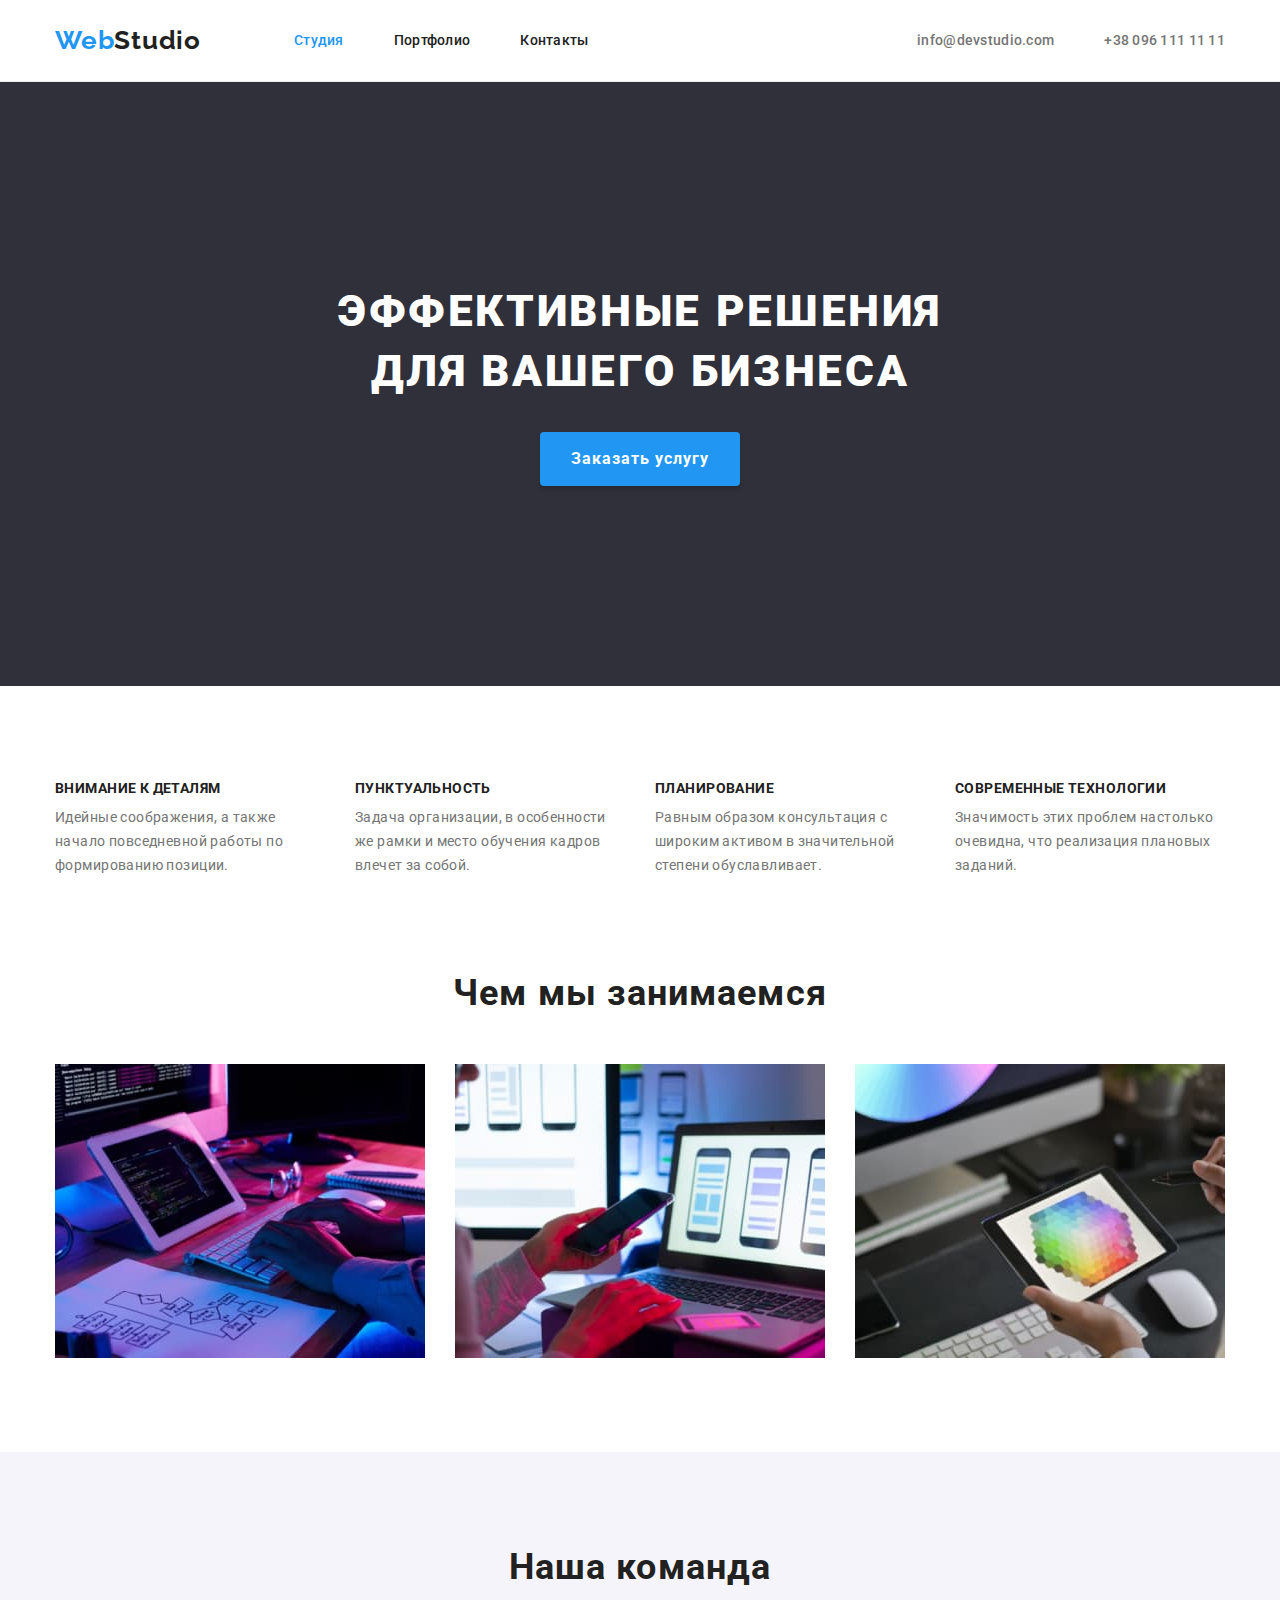
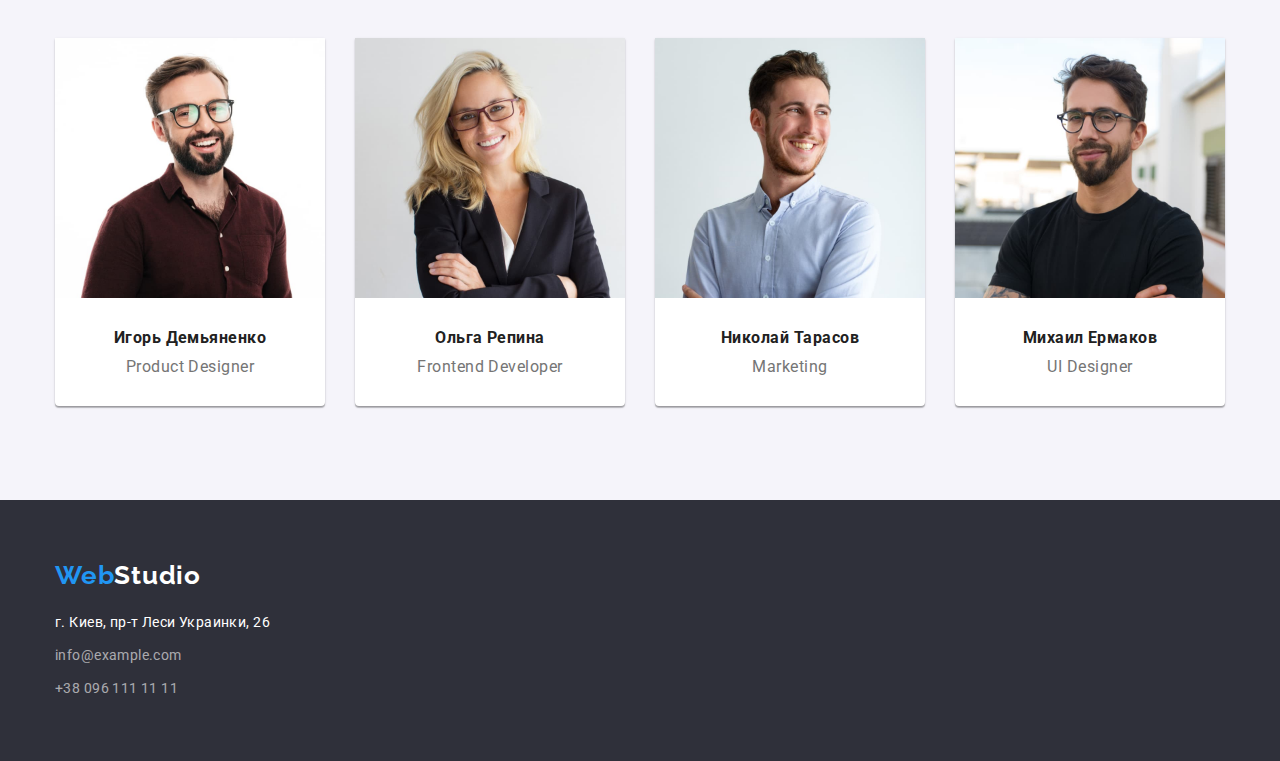
<file: index.html>
<!DOCTYPE html>
<html lang="ru">
<head>
    <meta charset="UTF-8">
    <meta http-equiv="X-UA-Compatible" content="IE=edge">
    <meta name="viewport" content="width=device-width, initial-scale=1.0">
    <title>Главная</title>
    <link rel="preconnect" href="https://fonts.googleapis.com">
    <link rel="preconnect" href="https://fonts.gstatic.com" crossorigin>
    <link href="https://fonts.googleapis.com/css2?family=Raleway:wght@700&family=Roboto:wght@400;500;700;900&display=swap"
        rel="stylesheet">
    <link rel="stylesheet" href="./css/modern-normalize.css">
    <link rel="stylesheet" href="./css/styles.css">
</head>
<body>
    <header class="header">
        <div class="container">
            <a href="./index.html" class="logo">Web<span lang="en" class="logo-dark">Studio</span></a>
            <nav>
                <ul class="sitenav">
                    <li class="sitenav-item">
                        <a href="#" class="sitenav-link current">Студия</a>
                    </li>
                    <li class="sitenav-item">
                        <a href="./portfolio.html" class="sitenav-link">Портфолио</a>
                    </li>
                    <li class="sitenav-item">
                        <a href="" class="sitenav-link">Контакты</a>
                    </li>
                </ul>
            </nav>
            <ul class="contacts">
                <li class="contacts-item">
                    <a href="mailto:info@devstudio.com" class="contacts-link">info@devstudio.com</a>
                </li>
                <li class="contacts-item">
                    <a href="tel:+380961111111" class="contacts-link">+38 096 111 11 11</a>
                </li>
            </ul>
        </div>
    </header>
    <main>
        <!--Шапка-->
        <section class="hero">
            <div class="container">
                <h1 class="hero-title">Эффективные решения для вашего бизнеса</h1>
                <button type="button" class="hero-button">Заказать услугу</button>
            </div>
        </section>
        <!-- Особенности -->
        <section class="section">
            <div class="container">
                <h2 class="section-title visually-hidden">Особенности</h2>
                <ul class="features">
                    <li class="features-item">
                        <h3 class="features-title">Внимание к деталям</h3>
                        <p class="features-text">Идейные соображения, а также начало повседневной работы по формированию позиции.</p>
                    </li>
                    <li class="features-item">
                        <h3 class="features-title">Пунктуальность</h3>
                        <p class="features-text">Задача организации, в особенности же рамки и место обучения кадров влечет за собой.</p>
                    </li>
                    <li class="features-item">
                        <h3 class="features-title">Планирование</h3>
                        <p class="features-text">Равным образом консультация с широким активом в значительной степени обуславливает.</p>
                    </li>
                    <li class="features-item">
                        <h3 class="features-title">Современные технологии</h3>
                        <p class="features-text">Значимость этих проблем настолько очевидна, что реализация плановых заданий.</p>
                    </li>
                </ul>
            </div>
        </section>
        <!-- Чем мы занимаемся -->
        <section class="section about-section">
            <div class="container">
                <h2 class="section-title">Чем мы занимаемся</h2>
                <ul class="about">
                    <li class="about-item">
                        <img src="./images/box1.jpg"
                            alt="Разработка вэб приложений. Сотрудник набирает код на клавиатуре, основываясь на блок-схеме, которая расположена на столе возле него. "
                            width="370" height="294">
                    </li>
                    <li class="about-item">
                        <img src="./images/box2.jpg"
                            alt="Разработка мобильных приложений. Сотрудник производит сравнение макета с приложением на мобильном телефоне."
                            width="370" height="294">
                    </li>
                    <li class="about-item">
                        <img src="./images/box3.jpg"
                            alt="Разработка дизайна. Сострудник с помощью планшета выбирается будующий цвет и оттенок. " width="370"
                            height="294">
                    </li>
                </ul>
            </div>
        </section>
        <!-- Наша команда -->
        <section class="section team-section">
            <div class="container">
                <h2 class="section-title">Наша команда</h2>
                <ul class="team">
                    <li class="team-item">
                        <img src="./images/card1.jpg" alt="Фото Игоря" width="270" height="260">
                        <div class="team-post-image">
                            <h3 class="team-title">Игорь Демьяненко</h3>
                            <p class="team-text">Product Designer</p>
                        </div>
                    </li>
                    <li class="team-item">
                        <img src="./images/card2.jpg" alt="Фото Игоря" width="270" height="260">
                        <div class="team-post-image">
                            <h3 class="team-title">Ольга Репина</h3>
                            <p class="team-text">Frontend Developer</p>
                        </div>
                    </li>
                    <li class="team-item">
                        <img src="./images/card3.jpg" alt="Фото Игоря" width="270" height="260">
                        <div class="team-post-image">
                            <h3 class="team-title">Николай Тарасов</h3>
                            <p class="team-text">Marketing</p>
                        </div>
                    </li>
                    <li class="team-item">
                        <img src="./images/card4.jpg" alt="Фото Игоря" width="270" height="260">
                        <div class="team-post-image">
                            <h3 class="team-title">Михаил Ермаков</h3>
                            <p class="team-text">UI Designer</p>
                        </div>
                    </li>
                </ul>
            </div>
        </section>
    </main>
    <footer class="footer">
        <div class="container">
            <a href="./index.html" class="logo">Web<span lang="en" class="logo-light">Studio</span></a>
            <address>
                <ul class="address">
                    <li class="address-item">
                        <a href="https://goo.gl/maps/Sd4Lendt8BvaJmYn8" target="_blank" class="address-link">г. Киев, пр-т Леси
                            Украинки, 26</a>
                    </li>
                    <li class="address-item">
                        <a href="mailto:info@example.com" class="address-link">info@example.com</a>
                    </li>
                    <li class="address-item">
                        <a href="tel:+380961111111" class="address-link">+38 096 111 11 11</a>
                    </li>
                </ul>
            </address>
        </div>
    </footer>
</body>
</html>
</file>
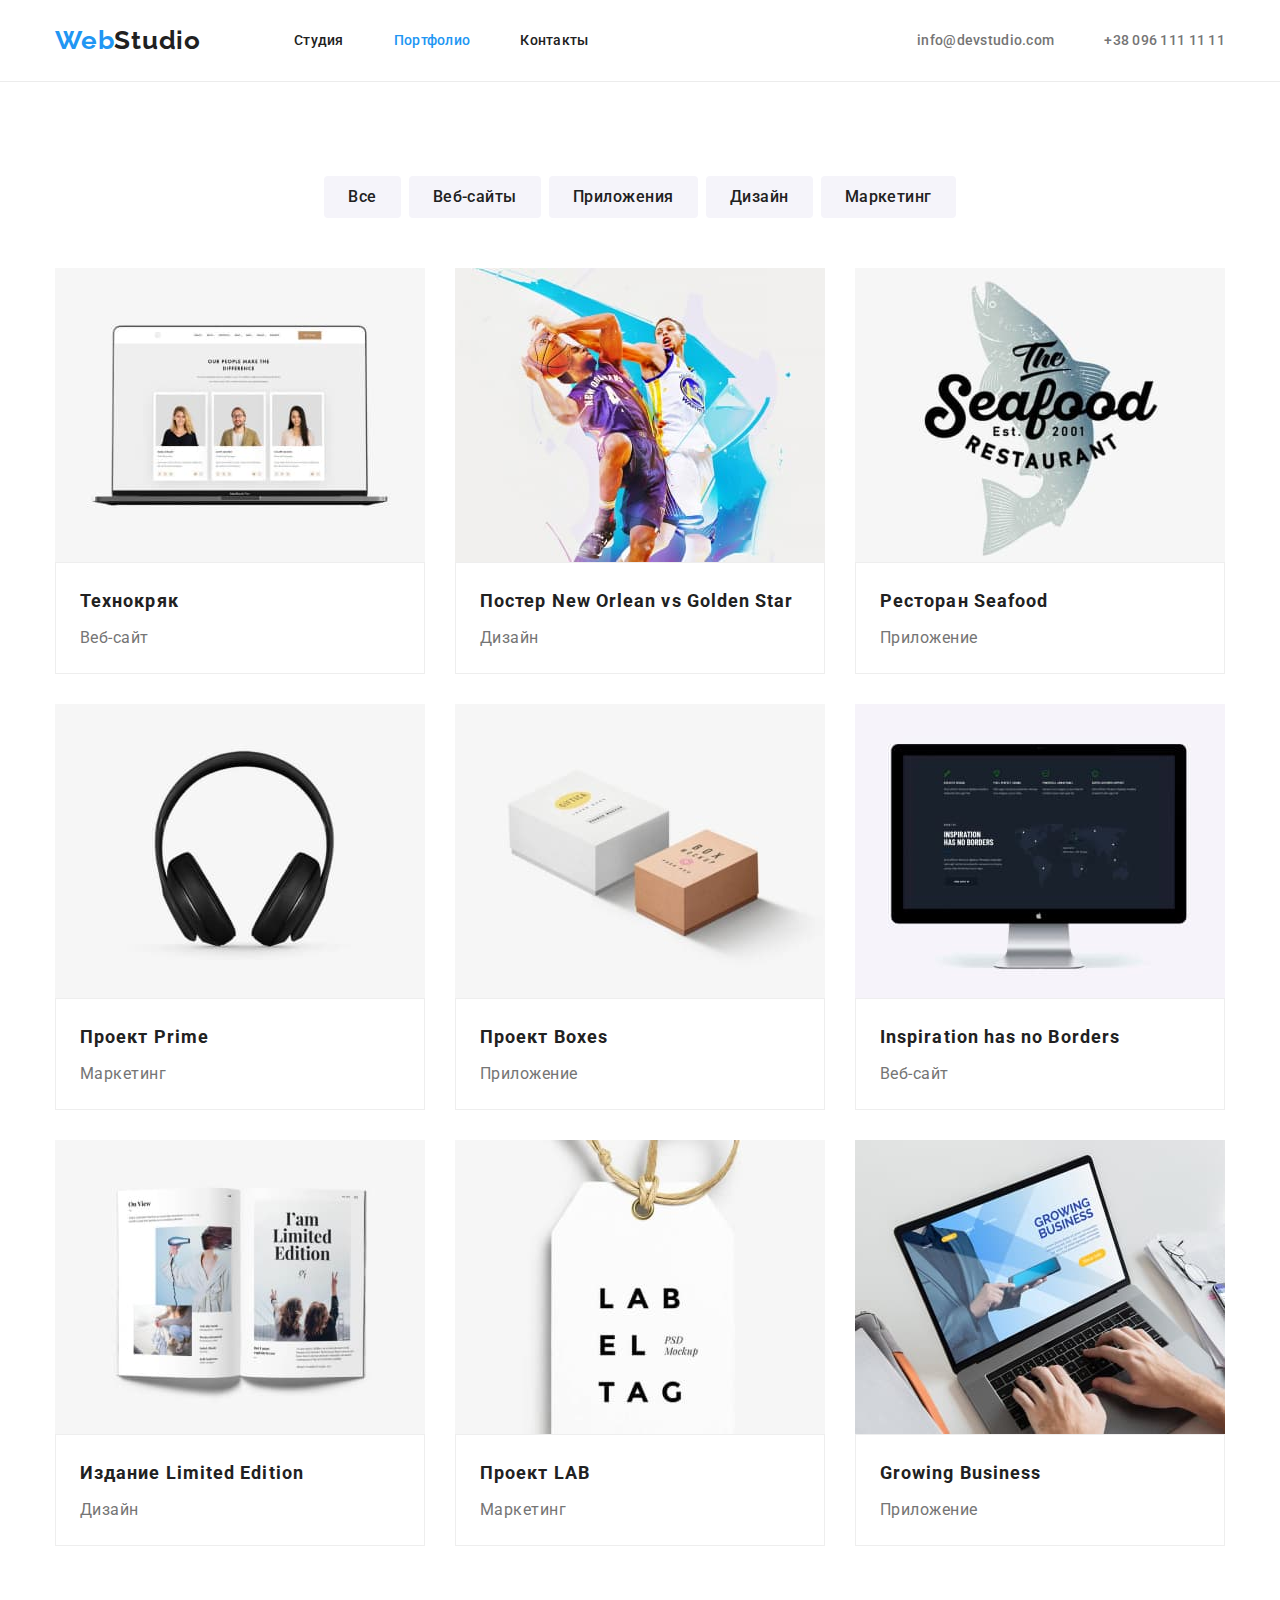
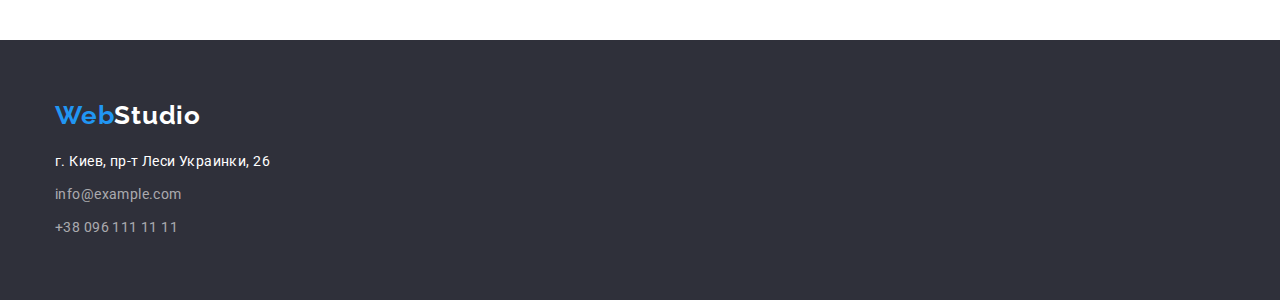
<file: portfolio.html>
<!DOCTYPE html>
<html lang="ru">
<head>
    <meta charset="UTF-8">
    <meta http-equiv="X-UA-Compatible" content="IE=edge">
    <meta name="viewport" content="width=device-width, initial-scale=1.0">
    <title>Портфолио</title>
    <link rel="preconnect" href="https://fonts.googleapis.com">
    <link rel="preconnect" href="https://fonts.gstatic.com" crossorigin>
    <link href="https://fonts.googleapis.com/css2?family=Raleway:wght@700&family=Roboto:wght@400;500;700;900&display=swap"
        rel="stylesheet">
    <link rel="stylesheet" href="./css/modern-normalize.css">    
    <link rel="stylesheet" href="./css/styles.css">
</head>
<body>
    <header class="header">
        <div class="container">
            <a href="./index.html" class="logo">Web<span lang="en" class="logo-dark">Studio</span></a>
            <nav>
                <ul class="sitenav">
                    <li class="sitenav-item">
                        <a href="./index.html" class="sitenav-link">Студия</a>
                    </li>
                    <li class="sitenav-item">
                        <a href="#" class="sitenav-link  current">Портфолио</a>
                    </li>
                    <li class="sitenav-item">
                        <a href="" class="sitenav-link">Контакты</a>
                    </li>
                </ul>
            </nav>
            <ul class="contacts">
                <li class="contacts-item">
                    <a href="mailto:info@devstudio.com" class="contacts-link">info@devstudio.com</a>
                </li>
                <li class="contacts-item">
                    <a href="tel:+380961111111" class="contacts-link">+38 096 111 11 11</a>
                </li>
            </ul>
        </div>
    </header>
    <main>
        <section class="section">
            <div class="container">
                <h1 class="section-title visually-hidden">Портфолио</h1>
                <ul class="filter">
                    <li class="filter-item"><button type="button" class="filter-button">Все</button></li>
                    <li class="filter-item"><button type="button" class="filter-button">Веб-сайты</button></li>
                    <li class="filter-item"><button type="button" class="filter-button">Приложения</button></li>
                    <li class="filter-item"><button type="button" class="filter-button">Дизайн</button></li>
                    <li class="filter-item"><button type="button" class="filter-button">Маркетинг</button></li>
                </ul>
                <ul class="portfolio">
                    <li class="portfolio-item">
                        <img src="./images/port1.jpg" alt="Визуализация сайта Технокряк" width="370" height="294">
                        <div class="portfolio-post-image">
                            <h2 class="portfolio-title">Технокряк</h2>
                            <p class="portfolio-text">Веб-сайт</p>
                        </div>
                    </li>
                    <li class="portfolio-item">
                        <img src="./images/port2.jpg" alt="Визуализация дизайна постера нью орлеан против голдэн стар" width="370"
                            height="294">
                        <div class="portfolio-post-image">
                            <h2 class="portfolio-title">Постер New Orlean vs Golden Star</h2>
                            <p class="portfolio-text">Дизайн</p>
                        </div>
                    </li>
                    <li class="portfolio-item">
                        <img src="./images/port3.jpg" alt="Визуализация приложения ресторана сифуд" width="370" height="294">
                        <div class="portfolio-post-image">
                            <h2 class="portfolio-title">Ресторан Seafood</h2>
                            <p class="portfolio-text">Приложение</p>
                        </div>
                    </li>
                    <li class="portfolio-item">
                        <img src="./images/port4.jpg" alt="Визуализация маркетинга проекта прайм" width="370" height="294">
                        <div class="portfolio-post-image">
                            <h2 class="portfolio-title">Проект Prime</h2>
                            <p class="portfolio-text">Маркетинг</p>
                        </div>
                    </li>
                    <li class="portfolio-item">
                        <img src="./images/port5.jpg" alt="Визуализация приложения проекта боксэс" width="370" height="294">
                        <div class="portfolio-post-image">
                            <h2 class="portfolio-title">Проект Boxes</h2>
                            <p class="portfolio-text">Приложение</p>
                        </div>
                    </li>
                    <li class="portfolio-item">
                        <img src="./images/port6.jpg" alt="Визуализация сайта инспирэйшн хэс ноу бордэрс" width="370" height="294">
                        <div class="portfolio-post-image">
                            <h2 class="portfolio-title">Inspiration has no Borders</h2>
                            <p class="portfolio-text">Веб-сайт</p>
                        </div>
                    </li>
                    <li class="portfolio-item">
                        <img src="./images/port7.jpg" alt="Визуализация дизайна издания лимитэд эдишн" width="370" height="294">
                        <div class="portfolio-post-image">
                            <h2 class="portfolio-title">Издание Limited Edition</h2>
                            <p class="portfolio-text">Дизайн</p>
                        </div>
                    </li>
                    <li class="portfolio-item">
                        <img src="./images/port8.jpg" alt="Визуализация маркетинга проекта лаб" width="370" height="294">
                        <div class="portfolio-post-image">
                            <h2 class="portfolio-title">Проект LAB</h2>
                            <p class="portfolio-text">Маркетинг</p>
                        </div>
                    </li>
                    <li class="portfolio-item">
                        <img src="./images/port9.jpg" alt="Визуализация приложения гровинг бизинэс" width="370" height="294">
                        <div class="portfolio-post-image">
                            <h2 class="portfolio-title">Growing Business</h2>
                            <p class="portfolio-text">Приложение</p>
                        </div>
                    </li>
                </ul>
            </div>
        </section>
    </main>
    <footer class="footer">
        <div class="container">
            <a href="./index.html" class="logo">Web<span lang="en" class="logo-light">Studio</span></a>
            <address>
                <ul class="address">
                    <li class="address-item">
                        <a href="https://goo.gl/maps/Sd4Lendt8BvaJmYn8" target="_blank" class="address-link">г. Киев, пр-т Леси
                            Украинки, 26</a>
                    </li>
                    <li class="address-item">
                        <a href="mailto:info@example.com" class="address-link">info@example.com</a>
                    </li>
                    <li class="address-item">
                        <a href="tel:+380961111111" class="address-link">+38 096 111 11 11</a>
                    </li>
                </ul>
            </address>
        </div>
    </footer>
</body>
</html>
</file>
<file: css/styles.css>
:root {
	--text-color: #757575;
	--title-color: #212121;
	--main-bg-color: #ffffff;
	--accent-linktext-color: #2196f3;
	--accent-button-bg-color: #2196f3;
}

body {
	font-family: "Roboto", sans-serif;
	color: var(--text-color);
}

h1,
h2,
h3,
h4,
h5,
h6,
p,
ul {
	margin-top: 0;
	margin-bottom: 0;
}

a {
	text-decoration: none;
}

ul {
	padding: 0;
	list-style-type: none;
}

img {
	display: block;
	max-width: 100%;
	height: auto;
}

.container {
	width: 1200px;
	margin: 0 auto;
	padding: 0 15px;
}

/* Logo */

.logo {
	margin-right: 93px;

	font-family: "Raleway", sans-serif;
	font-weight: 700;
	font-size: 26px;
	line-height: 1.19;
	letter-spacing: 0.03em;
	color: var(--accent-linktext-color);
}

.logo-dark {
	color: var(--title-color);
}

.logo-light {
	color: #ffffff;
}

/* Header */
.header {
	border-bottom: 1px solid #ececec;
}

.header .container {
	display: flex;
	align-items: center;
	padding-top: 25px;
	padding-bottom: 25px;
}

.sitenav {
	display: flex;
}

.sitenav-item:not(:last-child) {
	margin-right: 50px;
}

.sitenav-link {
	padding: 25px 0;

	font-weight: 500;
	font-size: 14px;
	line-height: 1.14;
	letter-spacing: 0.02em;

	color: var(--title-color);
}

.contacts {
	display: flex;
	margin-left: auto;
}

.contacts-item:not(:last-child) {
	margin-right: 50px;
}

.contacts-link {
	padding: 25px 0;

	font-weight: 500;
	font-size: 14px;
	line-height: 1.14;
	letter-spacing: 0.02em;

	color: inherit;
}

.sitenav-link:hover,
.sitenav-link:focus,
.contacts-link:hover,
.contacts-link:focus {
	color: var(--accent-linktext-color);
}

.current {
	color: var(--accent-linktext-color);
}

.section {
	padding-top: 94px;
	padding-bottom: 94px;
}

.section-title {
	margin-bottom: 50px;

	font-size: 36px;
	line-height: 1.17;
	letter-spacing: 0.03em;
	text-align: center;

	color: var(--title-color);
}

/* Hero */

.hero {
	padding-top: 200px;
	padding-bottom: 200px;
	background-color: #2f303a;
}

.hero-title {
	margin-bottom: 30px;
	max-width: 696px;
	margin-right: auto;
	margin-left: auto;

	font-weight: 900;
	font-size: 44px;
	line-height: 1.36;
	letter-spacing: 0.06em;
	text-transform: uppercase;
	text-align: center;

	color: #ffffff;
}

.hero-button {
	display: block;
	margin: 0 auto;
	min-width: 200px;
	padding-top: 10px;
	padding-bottom: 10px;

	font-weight: 700;
	font-size: 16px;
	line-height: 1.87;
	letter-spacing: 0.06em;

	color: #ffffff;
	background-color: var(--accent-button-bg-color);
	box-shadow: 0px 4px 4px rgba(0, 0, 0, 0.15);
	border-radius: 4px;
	border-color: transparent;
	cursor: pointer;
}

/* Features */

.features {
	display: flex;
}

.features-item {
	min-width: 270px;
}

.features-item:not(:last-child) {
	margin-right: 30px;
}

.features-title {
	margin-bottom: 10px;

	font-size: 14px;
	line-height: 1.2;
	letter-spacing: 0.03em;
	text-transform: uppercase;

	color: var(--title-color);
}

.features-text {
	font-size: 14px;
	line-height: 1.71;
	letter-spacing: 0.03em;
}

/* About */

.about-section {
	padding-top: 0;
}

.about {
	display: flex;
}

.about-item:not(:last-child) {
	margin-right: 30px;
}

/* Team */

.team-section {
	background-color: #f5f4fa;
}

.team {
	display: flex;
}

.team-item {
	background: #ffffff;
	box-shadow: 0px 1px 3px rgba(0, 0, 0, 0.12), 0px 1px 1px rgba(0, 0, 0, 0.14), 0px 2px 1px rgba(0, 0, 0, 0.2);
	border-radius: 0px 0px 4px 4px;
}

.team-item:not(:last-child) {
	margin-right: 30px;
}

.team-post-image {
	padding-top: 30px;
	padding-bottom: 30px;
}

.team-title {
	margin-bottom: 10px;

	font-size: 16px;
	line-height: 1.19;
	letter-spacing: 0.03em;
	text-align: center;

	color: var(--title-color);
}

.team-text {
	font-size: 16px;
	line-height: 1.19;
	letter-spacing: 0.03em;
	text-align: center;
}

/* Footer */

.footer {
	padding-top: 60px;
	padding-bottom: 60px;

	background-color: #2f303a;
}

.footer .logo {
	display: inline-block;
	margin-bottom: 20px;
	margin-right: 0;
}

.address-item:not(:last-child) {
	margin-bottom: 9px;
}

.address-link {
	font-style: normal;
	font-size: 14px;
	line-height: 1.71;
	letter-spacing: 0.03em;

	color: rgba(255, 255, 255, 0.6);
}

.address-link:hover,
.address-link:focus {
	color: var(--accent-linktext-color);
}

a[href="https://goo.gl/maps/Sd4Lendt8BvaJmYn8"]
{
	color: #ffffff;
}

/* Portfolio */

.filter {
	display: flex;
	justify-content: center;
	margin-bottom: 50px;
}

.filter-item:not(:last-child) {
	margin-right: 8px;
}

.filter-button {
	padding: 6px 22px;

	font-family: inherit;
	font-weight: 500;
	font-size: 16px;
	line-height: 1.62;
	letter-spacing: 0.03em;

	color: var(--title-color);
	background: #f5f4fa;
	border-radius: 4px;
	border-color: transparent;
	cursor: pointer;
}

.filter-button:hover,
.filter-button:focus {
	color: #ffffff;
	background-color: var(--accent-button-bg-color);
	box-shadow: 0px 3px 1px rgba(0, 0, 0, 0.1), 0px 1px 2px rgba(0, 0, 0, 0.08), 0px 2px 2px rgba(0, 0, 0, 0.12);
}

.portfolio {
	display: flex;
	flex-wrap: wrap;
	margin-right: -30px;
	margin-bottom: -30px;
}

.portfolio-item {
	margin-right: 30px;
	margin-bottom: 30px;
	flex-basis: calc((100% - 3 * 30px) / 3);
}

.portfolio-post-image {
	padding: 20px 24px;

	border: 1px solid #eeeeee;
}

.portfolio-title {
	margin-bottom: 4px;

	font-size: 18px;
	line-height: 2;
	letter-spacing: 0.06em;

	color: var(--title-color);
}

.portfolio-text {
	font-size: 16px;
	line-height: 1.87;
	letter-spacing: 0.03em;
}

.visually-hidden {
	position: absolute;
	white-space: nowrap;
	width: 1px;
	height: 1px;
	overflow: hidden;
	border: 0;
	padding: 0;
	clip: rect(0 0 0 0);
	clip-path: inset(50%);
	margin: -1px;
}
</file>
